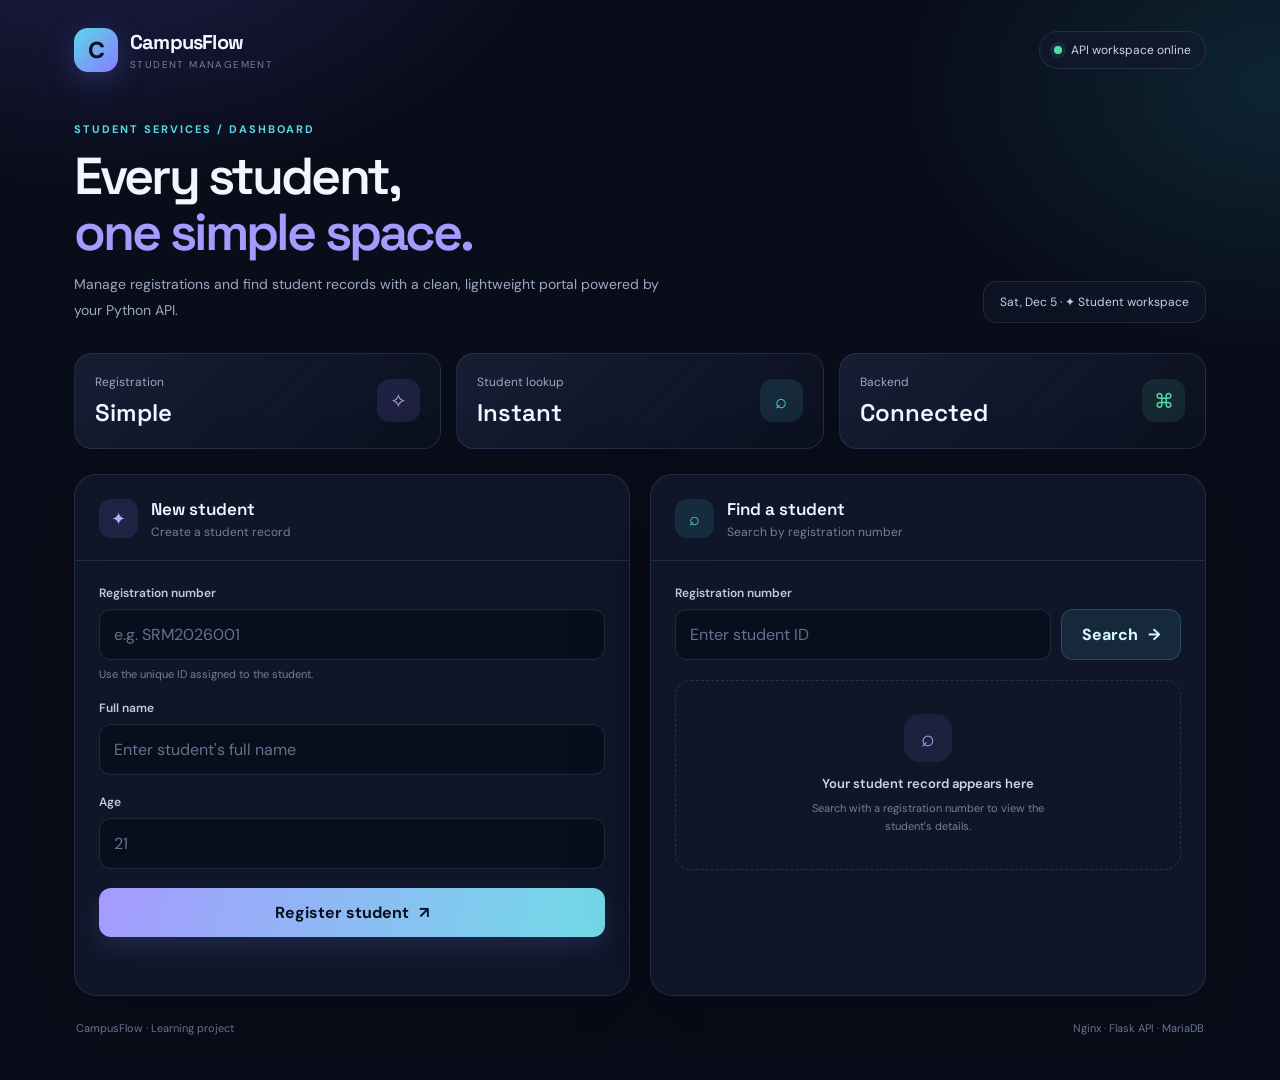
<file: python_app/nginx/index.html>
<!DOCTYPE html>
<html lang="en">
<head>
  <meta charset="UTF-8">
  <meta name="viewport" content="width=device-width, initial-scale=1.0">
  <meta name="theme-color" content="#0b1020">
  <title>CampusFlow | Student Portal</title>

  <style>
    @import url('https://fonts.googleapis.com/css2?family=DM+Sans:wght@400;500;600;700&family=Space+Grotesk:wght@500;600;700&display=swap');

    :root {
      --bg: #090d19;
      --panel: #121a2e;
      --line: rgba(159, 177, 220, .14);
      --text: #f3f6ff;
      --muted: #9ba8c4;
      --violet: #8b7cff;
      --cyan: #58d8e7;
      --green: #52e0ae;
      --red: #ff7c9b;
    }

    * {
      box-sizing: border-box;
    }

    body {
      margin: 0;
      min-height: 100vh;
      color: var(--text);
      font-family: "DM Sans", sans-serif;
      background:
        radial-gradient(700px 450px at 8% -10%, rgba(110, 91, 255, .22), transparent 65%),
        radial-gradient(600px 420px at 100% 8%, rgba(45, 201, 224, .13), transparent 62%),
        var(--bg);
    }

    button, input {
      font: inherit;
    }

    .container {
      max-width: 1180px;
      margin: auto;
      padding: 28px 24px 45px;
    }

    /* Navigation */

    .navbar {
      display: flex;
      justify-content: space-between;
      align-items: center;
      margin-bottom: 50px;
    }

    .brand {
      display: flex;
      align-items: center;
      gap: 12px;
    }

    .brand-icon {
      width: 44px;
      height: 44px;
      display: grid;
      place-items: center;
      border-radius: 14px;
      color: #0b1020;
      font-size: 23px;
      font-weight: 800;
      background: linear-gradient(135deg, var(--cyan), var(--violet));
      box-shadow: 0 8px 30px rgba(105, 130, 255, .25);
    }

    .brand-name {
      font: 700 20px "Space Grotesk", sans-serif;
      letter-spacing: -.04em;
    }

    .brand-sub {
      color: #71809f;
      font-size: 10px;
      text-transform: uppercase;
      letter-spacing: .14em;
      margin-top: 3px;
    }

    .system-status {
      display: flex;
      align-items: center;
      gap: 9px;
      padding: 10px 14px;
      border: 1px solid var(--line);
      border-radius: 30px;
      background: rgba(18, 25, 45, .7);
      color: #cbd5eb;
      font-size: 12px;
    }

    .status-dot {
      width: 8px;
      height: 8px;
      border-radius: 50%;
      background: var(--green);
      box-shadow: 0 0 0 4px rgba(82, 224, 174, .1);
    }

    /* Hero */

    .hero {
      display: flex;
      justify-content: space-between;
      align-items: flex-end;
      gap: 25px;
      margin-bottom: 30px;
    }

    .eyebrow {
      color: var(--cyan);
      font-size: 11px;
      font-weight: 700;
      letter-spacing: .18em;
      text-transform: uppercase;
    }

    h1 {
      margin: 12px 0;
      font: 600 clamp(34px, 5vw, 52px)/1.08 "Space Grotesk", sans-serif;
      letter-spacing: -.055em;
    }

    h1 span {
      color: #a69aff;
    }

    .hero p {
      max-width: 590px;
      color: var(--muted);
      font-size: 14px;
      line-height: 1.8;
      margin: 0;
    }

    .date-chip {
      white-space: nowrap;
      padding: 12px 16px;
      border: 1px solid var(--line);
      border-radius: 14px;
      color: #c6d0e8;
      background: rgba(18, 25, 45, .55);
      font-size: 12px;
    }

    /* Dashboard statistics */

    .stats {
      display: grid;
      grid-template-columns: repeat(3, 1fr);
      gap: 15px;
      margin-bottom: 25px;
    }

    .stat-card {
      display: flex;
      justify-content: space-between;
      align-items: center;
      gap: 15px;
      padding: 20px;
      border: 1px solid var(--line);
      border-radius: 18px;
      background: linear-gradient(135deg, rgba(24, 33, 57, .85), rgba(13, 19, 35, .7));
    }

    .stat-label {
      color: var(--muted);
      font-size: 12px;
    }

    .stat-value {
      margin-top: 7px;
      font: 600 24px "Space Grotesk", sans-serif;
    }

    .stat-icon {
      width: 43px;
      height: 43px;
      display: grid;
      place-items: center;
      border-radius: 13px;
      color: #b5aaff;
      background: rgba(139, 124, 255, .13);
      font-size: 20px;
    }

    .stat-card:nth-child(2) .stat-icon {
      color: var(--cyan);
      background: rgba(88, 216, 231, .11);
    }

    .stat-card:nth-child(3) .stat-icon {
      color: var(--green);
      background: rgba(82, 224, 174, .1);
    }

    /* Main cards */

    .workspace {
      display: grid;
      grid-template-columns: 1fr 1fr;
      gap: 20px;
    }

    .panel {
      overflow: hidden;
      border: 1px solid var(--line);
      border-radius: 22px;
      background: rgba(18, 25, 45, .82);
      box-shadow: 0 24px 80px rgba(0, 0, 0, .25);
      backdrop-filter: blur(16px);
    }

    .panel-header {
      display: flex;
      align-items: center;
      gap: 13px;
      padding: 23px 24px 20px;
      border-bottom: 1px solid var(--line);
    }

    .panel-icon {
      width: 39px;
      height: 39px;
      display: grid;
      place-items: center;
      border-radius: 12px;
      color: #b7adff;
      background: rgba(139, 124, 255, .13);
      font-size: 18px;
    }

    .search-panel .panel-icon {
      color: var(--cyan);
      background: rgba(88, 216, 231, .11);
    }

    .panel-title {
      font: 600 17px "Space Grotesk", sans-serif;
    }

    .panel-subtitle {
      margin-top: 4px;
      color: #71809f;
      font-size: 12px;
    }

    .panel-body {
      padding: 24px;
    }

    /* Form fields */

    .field {
      margin-bottom: 19px;
    }

    label {
      display: block;
      margin-bottom: 8px;
      color: #c1cbe0;
      font-size: 12px;
      font-weight: 600;
    }

    input {
      width: 100%;
      padding: 14px;
      border: 1px solid rgba(159, 177, 220, .16);
      border-radius: 12px;
      outline: none;
      color: var(--text);
      background: rgba(7, 12, 25, .68);
      transition: border .2s, box-shadow .2s;
    }

    input::placeholder {
      color: #64718e;
    }

    input:focus {
      border-color: var(--violet);
      box-shadow: 0 0 0 4px rgba(139, 124, 255, .1);
    }

    .hint {
      margin-top: 7px;
      color: #71809f;
      font-size: 11px;
    }

    /* Buttons */

    .btn {
      display: flex;
      align-items: center;
      justify-content: center;
      gap: 10px;
      width: 100%;
      padding: 14px 16px;
      border: 0;
      border-radius: 12px;
      font-weight: 700;
      cursor: pointer;
      transition: transform .2s, filter .2s;
    }

    .btn:hover {
      filter: brightness(1.08);
      transform: translateY(-2px);
    }

    .btn:disabled {
      opacity: .65;
      cursor: wait;
      transform: none;
    }

    .primary-btn {
      color: #0a1021;
      background: linear-gradient(105deg, #a69aff, #72dce8);
      box-shadow: 0 10px 26px rgba(113, 132, 255, .16);
    }

    .secondary-btn {
      color: #d9faff;
      background: rgba(88, 216, 231, .1);
      border: 1px solid rgba(88, 216, 231, .2);
    }

    .search-row {
      display: flex;
      gap: 10px;
    }

    .search-row input {
      flex: 1;
      min-width: 0;
    }

    .search-row button {
      width: auto;
      flex-shrink: 0;
      padding-inline: 20px;
    }

    .message {
      min-height: 20px;
      margin-top: 14px;
      color: var(--muted);
      font-size: 12px;
      overflow-wrap: anywhere;
    }

    .message.success {
      color: var(--green);
    }

    .message.error {
      color: var(--red);
    }

    /* Student result */

    .result-area {
      margin-top: 20px;
      min-height: 190px;
    }

    .empty-state {
      min-height: 190px;
      display: flex;
      flex-direction: column;
      align-items: center;
      justify-content: center;
      padding: 22px;
      border: 1px dashed rgba(159, 177, 220, .18);
      border-radius: 16px;
      text-align: center;
      color: var(--muted);
    }

    .empty-icon {
      width: 48px;
      height: 48px;
      display: grid;
      place-items: center;
      margin-bottom: 13px;
      border-radius: 15px;
      color: #9bafff;
      background: rgba(139, 124, 255, .1);
      font-size: 23px;
    }

    .empty-title {
      color: #cbd5eb;
      font-size: 13px;
      font-weight: 600;
    }

    .empty-copy {
      max-width: 240px;
      margin-top: 7px;
      color: #71809f;
      font-size: 11px;
      line-height: 1.7;
    }

    .student-card {
      padding: 18px;
      border: 1px solid rgba(88, 216, 231, .18);
      border-radius: 16px;
      background: linear-gradient(140deg, rgba(88, 216, 231, .06), rgba(139, 124, 255, .06));
      animation: appear .25s ease-out;
    }

    .student-top {
      display: flex;
      align-items: center;
      gap: 13px;
      padding-bottom: 16px;
      border-bottom: 1px solid var(--line);
    }

    .avatar {
      width: 46px;
      height: 46px;
      display: grid;
      place-items: center;
      border-radius: 14px;
      color: #10172b;
      background: linear-gradient(135deg, var(--cyan), #a69aff);
      font: 700 17px "Space Grotesk", sans-serif;
    }

    .student-name {
      font: 600 17px "Space Grotesk", sans-serif;
    }

    .student-reg {
      margin-top: 4px;
      color: var(--muted);
      font-size: 11px;
    }

    .badge {
      margin-left: auto;
      padding: 6px 9px;
      border: 1px solid rgba(82, 224, 174, .16);
      border-radius: 999px;
      color: var(--green);
      background: rgba(82, 224, 174, .09);
      font-size: 10px;
      white-space: nowrap;
    }

    .details {
      display: grid;
      grid-template-columns: 1fr 1fr;
      gap: 12px;
      padding-top: 15px;
    }

    .detail {
      padding: 12px;
      border-radius: 11px;
      background: rgba(7, 12, 25, .38);
    }

    .detail-label {
      color: #71809f;
      font-size: 10px;
      text-transform: uppercase;
      letter-spacing: .1em;
    }

    .detail-value {
      margin-top: 6px;
      color: #e5ebfb;
      font-size: 13px;
      font-weight: 600;
    }

    footer {
      display: flex;
      justify-content: space-between;
      gap: 15px;
      margin: 25px 2px 0;
      color: #71809f;
      font-size: 11px;
    }

    @keyframes appear {
      from {
        opacity: 0;
        transform: translateY(6px);
      }
      to {
        opacity: 1;
        transform: translateY(0);
      }
    }

    @media (max-width: 800px) {
      .workspace {
        grid-template-columns: 1fr;
      }

      .hero {
        align-items: flex-start;
        flex-direction: column;
      }

      .date-chip {
        display: none;
      }
    }

    @media (max-width: 520px) {
      .container {
        padding: 20px 14px 30px;
      }

      .navbar {
        margin-bottom: 35px;
      }

      .system-status {
        font-size: 0;
        padding: 12px;
      }

      .stats {
        gap: 9px;
      }

      .stat-card {
        padding: 14px 12px;
      }

      .stat-icon {
        display: none;
      }

      .stat-value {
        font-size: 21px;
      }

      .panel-header,
      .panel-body {
        padding-left: 17px;
        padding-right: 17px;
      }

      .search-row {
        flex-direction: column;
      }

      .search-row button {
        width: 100%;
      }

      footer {
        flex-direction: column;
      }
    }
  </style>
</head>

<body>
  <main class="container">

    <nav class="navbar">
      <div class="brand">
        <div class="brand-icon">C</div>
        <div>
          <div class="brand-name">CampusFlow</div>
          <div class="brand-sub">Student management</div>
        </div>
      </div>

      <div class="system-status">
        <span class="status-dot"></span>
        API workspace online
      </div>
    </nav>

    <section class="hero">
      <div>
        <div class="eyebrow">Student services / Dashboard</div>

        <h1>
          Every student,<br>
          <span>one simple space.</span>
        </h1>

        <p>
          Manage registrations and find student records with a clean,
          lightweight portal powered by your Python API.
        </p>
      </div>

      <div class="date-chip" id="todayLabel">
        ✦ Your student workspace
      </div>
    </section>

    <section class="stats">
      <article class="stat-card">
        <div>
          <div class="stat-label">Registration</div>
          <div class="stat-value">Simple</div>
        </div>
        <div class="stat-icon">✧</div>
      </article>

      <article class="stat-card">
        <div>
          <div class="stat-label">Student lookup</div>
          <div class="stat-value">Instant</div>
        </div>
        <div class="stat-icon">⌕</div>
      </article>

      <article class="stat-card">
        <div>
          <div class="stat-label">Backend</div>
          <div class="stat-value">Connected</div>
        </div>
        <div class="stat-icon">⌘</div>
      </article>
    </section>

    <section class="workspace">

      <!-- Registration panel -->

      <article class="panel">
        <div class="panel-header">
          <div class="panel-icon">✦</div>
          <div>
            <div class="panel-title">New student</div>
            <div class="panel-subtitle">Create a student record</div>
          </div>
        </div>

        <div class="panel-body">
          <form id="registerForm">

            <div class="field">
              <label for="regNo">Registration number</label>
              <input
                id="regNo"
                required
                maxlength="50"
                autocomplete="off"
                placeholder="e.g. SRM2026001"
              >
              <div class="hint">
                Use the unique ID assigned to the student.
              </div>
            </div>

            <div class="field">
              <label for="studentName">Full name</label>
              <input
                id="studentName"
                required
                maxlength="120"
                autocomplete="name"
                placeholder="Enter student's full name"
              >
            </div>

            <div class="field">
              <label for="age">Age</label>
              <input
                id="age"
                type="number"
                min="1"
                max="120"
                step="1"
                required
                placeholder="21"
              >
            </div>

            <button class="btn primary-btn" id="registerButton" type="submit">
              Register student <span>↗</span>
            </button>
          </form>

          <div
            id="registerResult"
            class="message"
            role="status"
            aria-live="polite"
          ></div>
        </div>
      </article>

      <!-- Search panel -->

      <article class="panel search-panel">
        <div class="panel-header">
          <div class="panel-icon">⌕</div>
          <div>
            <div class="panel-title">Find a student</div>
            <div class="panel-subtitle">
              Search by registration number
            </div>
          </div>
        </div>

        <div class="panel-body">
          <form id="searchForm">
            <label for="searchRegNo">Registration number</label>

            <div class="search-row">
              <input
                id="searchRegNo"
                required
                autocomplete="off"
                placeholder="Enter student ID"
              >

              <button
                class="btn secondary-btn"
                id="searchButton"
                type="submit"
              >
                Search <span>→</span>
              </button>
            </div>
          </form>

          <div id="searchResult" class="result-area" aria-live="polite">
            <div class="empty-state">
              <div class="empty-icon">⌕</div>
              <div class="empty-title">
                Your student record appears here
              </div>
              <div class="empty-copy">
                Search with a registration number to view the student's details.
              </div>
            </div>
          </div>
        </div>
      </article>

    </section>

    <footer>
      <span>CampusFlow · Learning project</span>
      <span>Nginx · Flask API · MariaDB</span>
    </footer>

  </main>

  <script>
    const registerForm = document.getElementById("registerForm");
    const registerResult = document.getElementById("registerResult");
    const registerButton = document.getElementById("registerButton");

    const searchForm = document.getElementById("searchForm");
    const searchResult = document.getElementById("searchResult");
    const searchButton = document.getElementById("searchButton");

    function setMessage(element, message, type = "") {
      element.textContent = message;
      element.className = `message ${type}`.trim();
    }

    function showEmpty(title, copy, icon = "⌕") {
      searchResult.replaceChildren();

      const state = document.createElement("div");
      state.className = "empty-state";

      const iconNode = document.createElement("div");
      iconNode.className = "empty-icon";
      iconNode.textContent = icon;

      const titleNode = document.createElement("div");
      titleNode.className = "empty-title";
      titleNode.textContent = title;

      const copyNode = document.createElement("div");
      copyNode.className = "empty-copy";
      copyNode.textContent = copy;

      state.append(iconNode, titleNode, copyNode);
      searchResult.appendChild(state);
    }

    function showStudent(student) {
      searchResult.replaceChildren();

      const card = document.createElement("article");
      card.className = "student-card";

      const top = document.createElement("div");
      top.className = "student-top";

      const avatar = document.createElement("div");
      avatar.className = "avatar";
      avatar.textContent = (student.name || "S").trim().charAt(0).toUpperCase();

      const identity = document.createElement("div");

      const name = document.createElement("div");
      name.className = "student-name";
      name.textContent = student.name;

      const reg = document.createElement("div");
      reg.className = "student-reg";
      reg.textContent = student.reg_no;

      identity.append(name, reg);

      const badge = document.createElement("div");
      badge.className = "badge";
      badge.textContent = "● Registered";

      top.append(avatar, identity, badge);

      const details = document.createElement("div");
      details.className = "details";

      const idDetail = createDetail("Student ID", student.id);
      const ageDetail = createDetail("Age", `${student.age} years`);

      details.append(idDetail, ageDetail);
      card.append(top, details);

      searchResult.appendChild(card);
    }

    function createDetail(label, value) {
      const detail = document.createElement("div");
      detail.className = "detail";

      const labelNode = document.createElement("div");
      labelNode.className = "detail-label";
      labelNode.textContent = label;

      const valueNode = document.createElement("div");
      valueNode.className = "detail-value";
      valueNode.textContent = value;

      detail.append(labelNode, valueNode);
      return detail;
    }

    // Register student

    registerForm.addEventListener("submit", async (event) => {
      event.preventDefault();

      registerButton.disabled = true;
      registerButton.textContent = "Registering…";

      setMessage(
        registerResult,
        "Sending student details to the API…"
      );

      const payload = {
        reg_no: document.getElementById("regNo").value.trim(),
        name: document.getElementById("studentName").value.trim(),
        age: Number(document.getElementById("age").value)
      };

      try {
        const response = await fetch("/api/students", {
          method: "POST",
          headers: {
            "Content-Type": "application/json"
          },
          body: JSON.stringify(payload)
        });

        const data = await response.json();

        if (!response.ok) {
          throw new Error(data.error || "Registration failed");
        }

        setMessage(
          registerResult,
          `✓ ${data.message} · Student ID ${data.id}`,
          "success"
        );

        registerForm.reset();

        document.getElementById("searchRegNo").value = payload.reg_no;

        showEmpty(
          "Student registered successfully",
          "Search using this registration number to view the saved record.",
          "✓"
        );

      } catch (error) {
        setMessage(
          registerResult,
          error.message || "Could not connect to the API.",
          "error"
        );

      } finally {
        registerButton.disabled = false;
        registerButton.innerHTML =
          'Register student <span aria-hidden="true">↗</span>';
      }
    });

    // Search student

    searchForm.addEventListener("submit", async (event) => {
      event.preventDefault();

      searchButton.disabled = true;
      searchButton.textContent = "Searching…";

      showEmpty(
        "Searching records…",
        "Contacting the student database.",
        "⌕"
      );

      const regNo =
        document.getElementById("searchRegNo").value.trim();

      try {
        const response = await fetch(
          `/api/students?reg_no=${encodeURIComponent(regNo)}`
        );

        const data = await response.json();

        if (!response.ok) {
          throw new Error(data.error || "Search failed");
        }

        showStudent(data);

      } catch (error) {
        showEmpty(
          "No record found",
          error.message || "Could not connect to the API. Please try again.",
          "!"
        );

      } finally {
        searchButton.disabled = false;
        searchButton.innerHTML =
          'Search <span aria-hidden="true">→</span>';
      }
    });

    // Display current date

    document.getElementById("todayLabel").textContent =
      new Intl.DateTimeFormat(undefined, {
        weekday: "short",
        month: "short",
        day: "numeric"
      }).format(new Date()) + " · ✦ Student workspace";
  </script>
</body>
</html>
</file>
